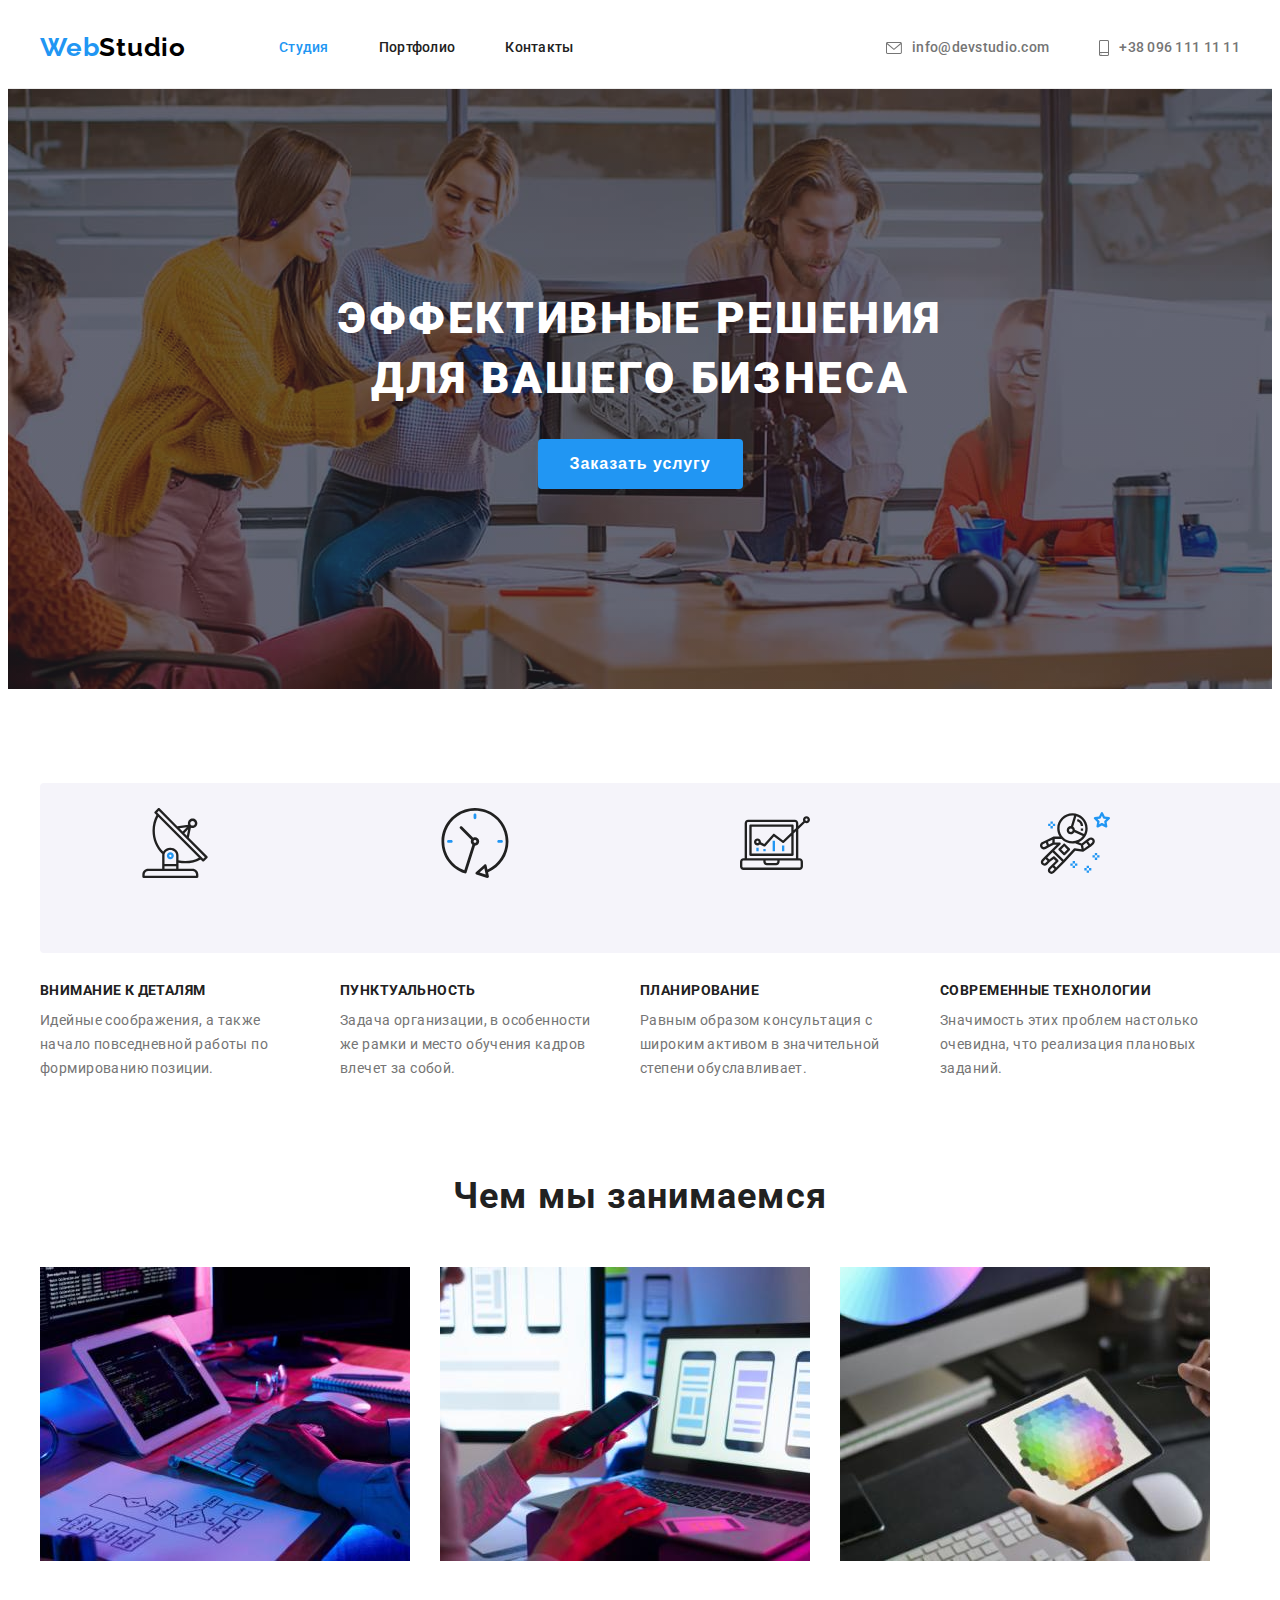
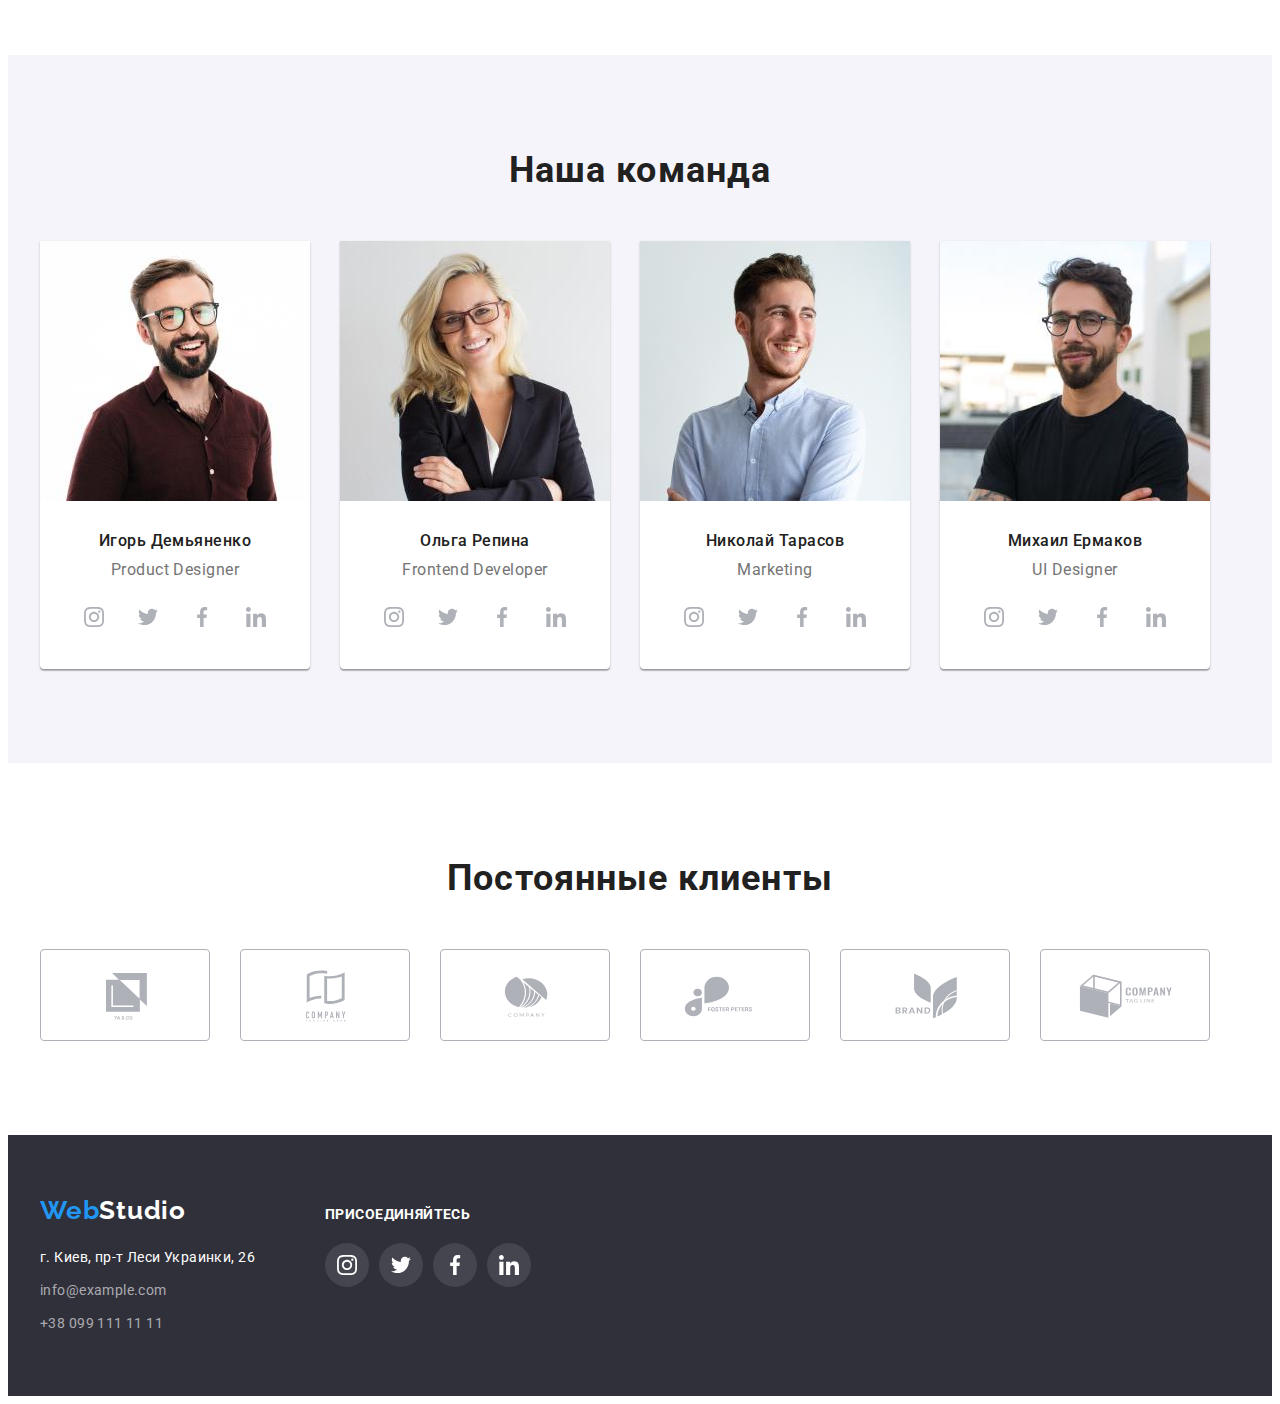
<file: index.html>
<!DOCTYPE html>
<html lang="ru">

<head>
    <meta charset="UTF-8">
    <meta http-equiv="X-UA-Compatible" content="IE=edge">
    <meta name="viewport" content="width=device-width, initial-scale=1.0">
    <title>Студия</title>
    <link rel="stylesheet" href="./css/reset.css">
    <link rel="stylesheet" href="./css/styles.css">
    <link rel="preconnect" href="https://fonts.googleapis.com">
    <link rel="preconnect" href="https://fonts.gstatic.com" crossorigin>
    <link href="https://fonts.googleapis.com/css2?family=Raleway:wght@700&family=Roboto:wght@400;500;700;900&display=swap"
        rel="stylesheet">
    <link rel="stylesheet" href="https://cdnjs.cloudflare.com/ajax/libs/modern-normalize/1.1.0/modern-normalize.min.css"
        integrity="sha512-wpPYUAdjBVSE4KJnH1VR1HeZfpl1ub8YT/NKx4PuQ5NmX2tKuGu6U/JRp5y+Y8XG2tV+wKQpNHVUX03MfMFn9Q=="
        crossorigin="anonymous" referrerpolicy="no-referrer" />
    <link rel="stylesheet" href="./css/reset.css">
    <link rel="stylesheet" href="./css/styles.css">
</head>

<body>
    <header class="header">
        <div class="container">
            <nav class="links">
                <a href="./index.html" class="logo">Web
                    <span class="logo-black">Studio</span>
                </a>
                <ul class="links-nav">
                    <li class="item"><a class="link-nav current" href="./index.html">Студия</a></li>
                    <li class="item"><a class="link-nav" href="./portfolio.html">Портфолио</a></li>
                    <li class="item"><a class="link-nav" href="#contacts">Контакты</a></li>
                </ul>
            </nav>
            <ul class="links-auth">
                <li class="item"><a class="link-auth" href="mailto:info@devstudio.com">
                    <svg class="auth-icon" width="16px" height="12px">
                        <use href="./images/icons.svg#icon-mail_icon"></use>
                    </svg>
                    info@devstudio.com</a></li>
                <li class="item"><a class="link-auth" href="tel:+380961111111">
                    <svg class="auth-icon" width="10px" height="16px">
                        <use href="./images/icons.svg#icon-tel_icon"></use>
                    </svg>
                    +38 096 111 11 11</a>
                </li>
            </ul>
        </div>
    </header>

    <main>
        
        <!--Hero-->
        
        <section class="hero">
            <div class="container hero-container">
                <h1 class="hero-title">Эффективные решения для вашего бизнеса</h1>
                <button type="button" class="btn">Заказать услугу</button>
            </div>
        </section>

        <!--Наши преимущества-->
        <section class="section">
            <div class="container">
                <h2 class="section-title visually-hidden">Наши преимущества</h2>
                <ul class="benefits">
                    <li class="item">
                        <div class="benefits-icons">
                            <svg class="benefits-icon">
                                <use href="./images/icons.svg#icon-antenna"></use>
                            </svg>
                        </div>
                        <h3 class="benefits-title">Внимание к деталям </h3>
                        <p class="benefits-text">Идейные соображения, а также начало повседневной работы по формированию
                            позиции.
                        </p>
                    </li>
                    <li class="item">
                        <div class="benefits-icons">
                            <svg class="benefits-icon">
                                <use href="./images/icons.svg#icon-clock"></use>
                            </svg>
                        </div>
                        <h3 class="benefits-title">Пунктуальность</h3>
                        <p class="benefits-text">Задача организации, в особенности же рамки и место обучения кадров влечет за
                            собой.
                        </p>
                    </li>
                    <li class="item">
                        <div class="benefits-icons">
                            <svg class="benefits-icon">
                                <use href="./images/icons.svg#icon-diagram"></use>
                            </svg>
                        </div>
                        <h3 class="benefits-title">Планирование</h3>
                        <p class="benefits-text">Равным образом консультация с широким активом в значительной степени
                            обуславливает.
                        </p>
                    </li>
                    <li class="item">
                        <div class="benefits-icons">
                            <svg class="benefits-icon">
                                <use href="./images/icons.svg#icon-astronaut"></use>
                            </svg>
                        </div>
                        <h3 class="benefits-title">Современные технологии</h3>
                        <p class="benefits-text">Значимость этих проблем настолько очевидна, что реализация плановых заданий.
                        </p>
                    </li>
                </ul>
            </div>
        </section>

        <!--Чем мы занимаемся-->
        <section class="section section-activity">
            <div class="container">
                <h2 class="section-title">Чем мы занимаемся</h2>
                <ul class="activity">
                    <li class="item">
                        <a href="">
                            <img class="no-gap" src="./images/box1.jpg" alt="человек работает на планшете с помощью клавиатуры" width="370"
                                height="294">
                        </a>
                    </li>
                    <li class="item">
                        <a href="">
                            <img class="no-gap" src="./images/box2.jpg" alt="человек работает с телефоном и ноутбуком" width="370"
                                height="294">
                        </a>
                    </li>
                    <li class="item">
                        <a href="">
                            <img class="no-gap" src="./images/box3.jpg" alt="человек работает с планшетом" width="370" height="294">
                        </a>
                    </li>
                </ul>
            </div>
        </section>

        <!--Наша команда-->
        <section class="section section-team">
            <div class="container">
                <h2 class="section-title">Наша команда</h2>
                <ul class="team">
                    <li class="item item-team">
                        <img class="no-gap" src="./images/team1.jpg" alt="фотография Дизайнера" width="270" height="260" />
                        <h3 class="team-title">Игорь Демьяненко</h3>
                        <p lang="en" class="team-position">Product Designer</p>
                        <ul class="team-social-links">
                            <li class="team-social-link">
                                <a class="social-link" href="" target="_blank">
                                    <svg class="social-icon">
                                        <use href="./images/icons.svg#icon-instagram"></use>
                                    </svg>
                                </a>
                            </li>
                            <li class="social-link">
                                <a class="social-link" href="" target="_blank">
                                    <svg class="social-icon">
                                        <use href="./images/icons.svg#icon-twitter"></use>
                                    </svg>
                                </a>
                            </li>
                            <li class="social-link">
                                <a class="social-link" href="" target="_blank">
                                    <svg class="social-icon">
                                        <use href="./images/icons.svg#icon-facebook"></use>
                                    </svg>
                                </a>
                            </li>
                            <li class="social-link">
                                <a class="social-link" href="" target="_blank">
                                    <svg class="social-icon">
                                        <use href="./images/icons.svg#icon-linkedin"></use>
                                    </svg>
                                </a>
                            </li>
                        </ul>
                    </li>
                    <li class="item item-team">
                        <img class="no-gap" src="./images/team2.jpg" alt="фотография разработчика" width="270" height="260" />
                        <h3 class="team-title">Ольга Репина</h3>
                        <p lang="en" class="team-position">Frontend Developer</p>
                        <ul class="team-social-links">
                            <li class="team-social-link">
                                <a class="social-link" href="" target="_blank">
                                    <svg class="social-icon">
                                        <use href="./images/icons.svg#icon-instagram"></use>
                                    </svg>
                                </a>
                            </li>
                            <li class="social-link">
                                <a class="social-link" href="" target="_blank">
                                    <svg class="social-icon">
                                        <use href="./images/icons.svg#icon-twitter"></use>
                                    </svg>
                                </a>
                            </li>
                            <li class="social-link">
                                <a class="social-link" href="" target="_blank">
                                    <svg class="social-icon">
                                        <use href="./images/icons.svg#icon-facebook"></use>
                                    </svg>
                                </a>
                            </li>
                            <li class="social-link">
                                <a class="social-link" href="" target="_blank">
                                    <svg class="social-icon">
                                        <use href="./images/icons.svg#icon-linkedin"></use>
                                    </svg>
                                </a>
                            </li>
                        </ul>
                    </li>
                    <li class="item item-team">
                        <img class="no-gap" src="./images/team3.jpg" alt="фотография маркетолога" width="270" height="260" />
                        <h3 class="team-title">Николай Тарасов</h3>
                        <p lang="en" class="team-position">Marketing</p>
                        <ul class="team-social-links">
                            <li class="team-social-link">
                                <a class="social-link" href="" target="_blank">
                                    <svg class="social-icon">
                                        <use href="./images/icons.svg#icon-instagram"></use>
                                    </svg>
                                </a>
                            </li>
                            <li class="social-link">
                                <a class="social-link" href="" target="_blank">
                                    <svg class="social-icon">
                                        <use href="./images/icons.svg#icon-twitter"></use>
                                    </svg>
                                </a>
                            </li>
                            <li class="social-link">
                                <a class="social-link" href="" target="_blank">
                                    <svg class="social-icon">
                                        <use href="./images/icons.svg#icon-facebook"></use>
                                    </svg>
                                </a>
                            </li>
                            <li class="social-link">
                                <a class="social-link" href="" target="_blank">
                                    <svg class="social-icon">
                                        <use href="./images/icons.svg#icon-linkedin"></use>
                                    </svg>
                                </a>
                            </li>
                        </ul>
                    </li>
                    <li class="item item-team">
                        <img class="no-gap" src="./images/team4.jpg" alt="фотография UI дизайнера" width="270" height="260" />
                        <h3 class="team-title">Михаил Ермаков</h3>
                        <p lang="en" class="team-position">UI Designer</p>
                        <ul class="team-social-links">
                            <li class="team-social-link">
                                <a class="social-link" href="" target="_blank">
                                    <svg class="social-icon">
                                        <use href="./images/icons.svg#icon-instagram"></use>
                                    </svg>
                                </a>
                            </li>
                            <li class="social-link">
                                <a class="social-link" href="" target="_blank">
                                    <svg class="social-icon">
                                        <use href="./images/icons.svg#icon-twitter"></use>
                                    </svg>
                                </a>
                            </li>
                            <li class="social-link">
                                <a class="social-link" href="" target="_blank">
                                    <svg class="social-icon">
                                        <use href="./images/icons.svg#icon-facebook"></use>
                                    </svg>
                                </a>
                            </li>
                            <li class="social-link">
                                <a class="social-link" href="" target="_blank">
                                    <svg class="social-icon">
                                        <use href="./images/icons.svg#icon-linkedin"></use>
                                    </svg>
                                </a>
                            </li>
                        </ul>
                    </li>
                </ul>
            </div>
        </section>

        <!-- Клиенты -->
        <section class="section">
            <div class="container">
                <h2 class="section-title">Постоянные клиенты</h2>
                <ul class="clients">
                    <li class="clients-item">
                        <a class="client-company" href="" target="_blank">
                            <svg class="company-icon" width="41px" height="47px">
                                <use href="./images/icons.svg#icon-company1"></use>
                            </svg>
                        </a>
                    </li>
                    <li class="clients-item">
                        <a class="client-company" href="" target="_blank">
                            <svg class="company-icon" width="40px" height="52px">
                                <use href="./images/icons.svg#icon-company2"></use>
                            </svg>
                        </a>
                    </li>
                    <li class="clients-item">
                        <a class="client-company" href="" target="_blank">
                            <svg class="company-icon" width="44px" height="41px">
                                <use href="./images/icons.svg#icon-company3"></use>
                            </svg>
                        </a>
                    </li>
                    <li class="clients-item">
                        <a class="client-company" href="" target="_blank">
                            <svg class="company-icon" width="85px" height="41px">
                                <use href="./images/icons.svg#icon-company4"></use>
                            </svg>
                        </a>
                    </li>
                    <li class="clients-item">
                        <a class="client-company" href="" target="_blank">
                            <svg class="company-icon" width="63px" height="46px">
                                <use href="./images/icons.svg#icon-company5"></use>
                            </svg>
                        </a>
                    </li>
                    <li class="clients-item">
                        <a class="client-company" href="" target="_blank">
                            <svg class="company-icon" width="94px" height="44px">
                                <use href="./images/icons.svg#icon-company6"></use>
                            </svg>
                        </a>
                    </li>
                </ul>
            </div>
        </section>
    </main>

    <footer class="footer">
        <div class="container">
            <div class="logo-block">
                <a href="./index.html" class="logo logo-footer">Web
                    <span class="logo-white">Studio</span>
                </a>
                <address class="address" id="contacts">
                    <ul class="address-list">
                        <li class="item">
                            <a href="https://www.google.com/maps/place/%D0%B1%D1%83%D0%BB%D1%8C%D0%B2%D0%B0%D1%80+%D0%9B%D0%B5%D1%81%D1%96+%D0%A3%D0%BA%D1%80%D0%B0%D1%97%D0%BD%D0%BA%D0%B8,+26,+%D0%9A%D0%B8%D1%97%D0%B2,+02000/@50.4265807,30.5361971,17z/data=!3m1!4b1!4m9!1m2!2m1!1z0LMuINCa0LjQtdCyLCDQv9GALdGCINCb0LXRgdC4INCj0LrRgNCw0LjQvdC60LgsIDI2!3m5!1s0x40d4cf0e033ecbe9:0x57a4dffefec77da0!8m2!3d50.4265807!4d30.5383858!15sCjPQsy4g0JrQuNC10LIsINC_0YAt0YIg0JvQtdGB0Lgg0KPQutGA0LDQuNC90LrQuCwgMjaSARFjb21wb3VuZF9idWlsZGluZw"
                                target="_blank" rel="noreferrer noopener" class="address-link map">
                                г. Киев, пр-т Леси Украинки, 26
                            </a>
                        </li>
                        <li class="item">
                            <a class="address-link" href="mailto:info@example.com">info@example.com</a>
                        </li>
                        <li class="item">
                            <a class="address-link" href="tel:+380991111111">+38 099 111 11 11</a>
                        </li>
                    </ul>
                </address>
            </div>
            <div class="social-links-block">
                <h2 class="footer-title">присоединяйтесь</h2>
                <ul class="footer-social-links">
                    <li class="footer-social-link">
                        <a class="social-link" href="" target="_blank">
                            <svg class="social-icon">
                                <use href="./images/icons.svg#icon-instagram"></use>
                            </svg>
                        </a>
                    </li>
                    <li class="footer-social-link">
                        <a class="social-link" href="" target="_blank">
                            <svg class="social-icon">
                                <use href="./images/icons.svg#icon-twitter"></use>
                            </svg>
                        </a>
                    </li>
                    <li class="footer-social-link">
                        <a class="social-link" href="" target="_blank">
                            <svg class="social-icon">
                                <use href="./images/icons.svg#icon-facebook"></use>
                            </svg>
                        </a>
                    </li>
                    <li class="footer-social-link">
                        <a class="social-link" href="" target="_blank">
                            <svg class="social-icon">
                                <use href="./images/icons.svg#icon-linkedin"></use>
                            </svg>
                        </a>
                    </li>
                </ul>
            </div>
        </div>
    </footer>
</body>

</html>
</file>
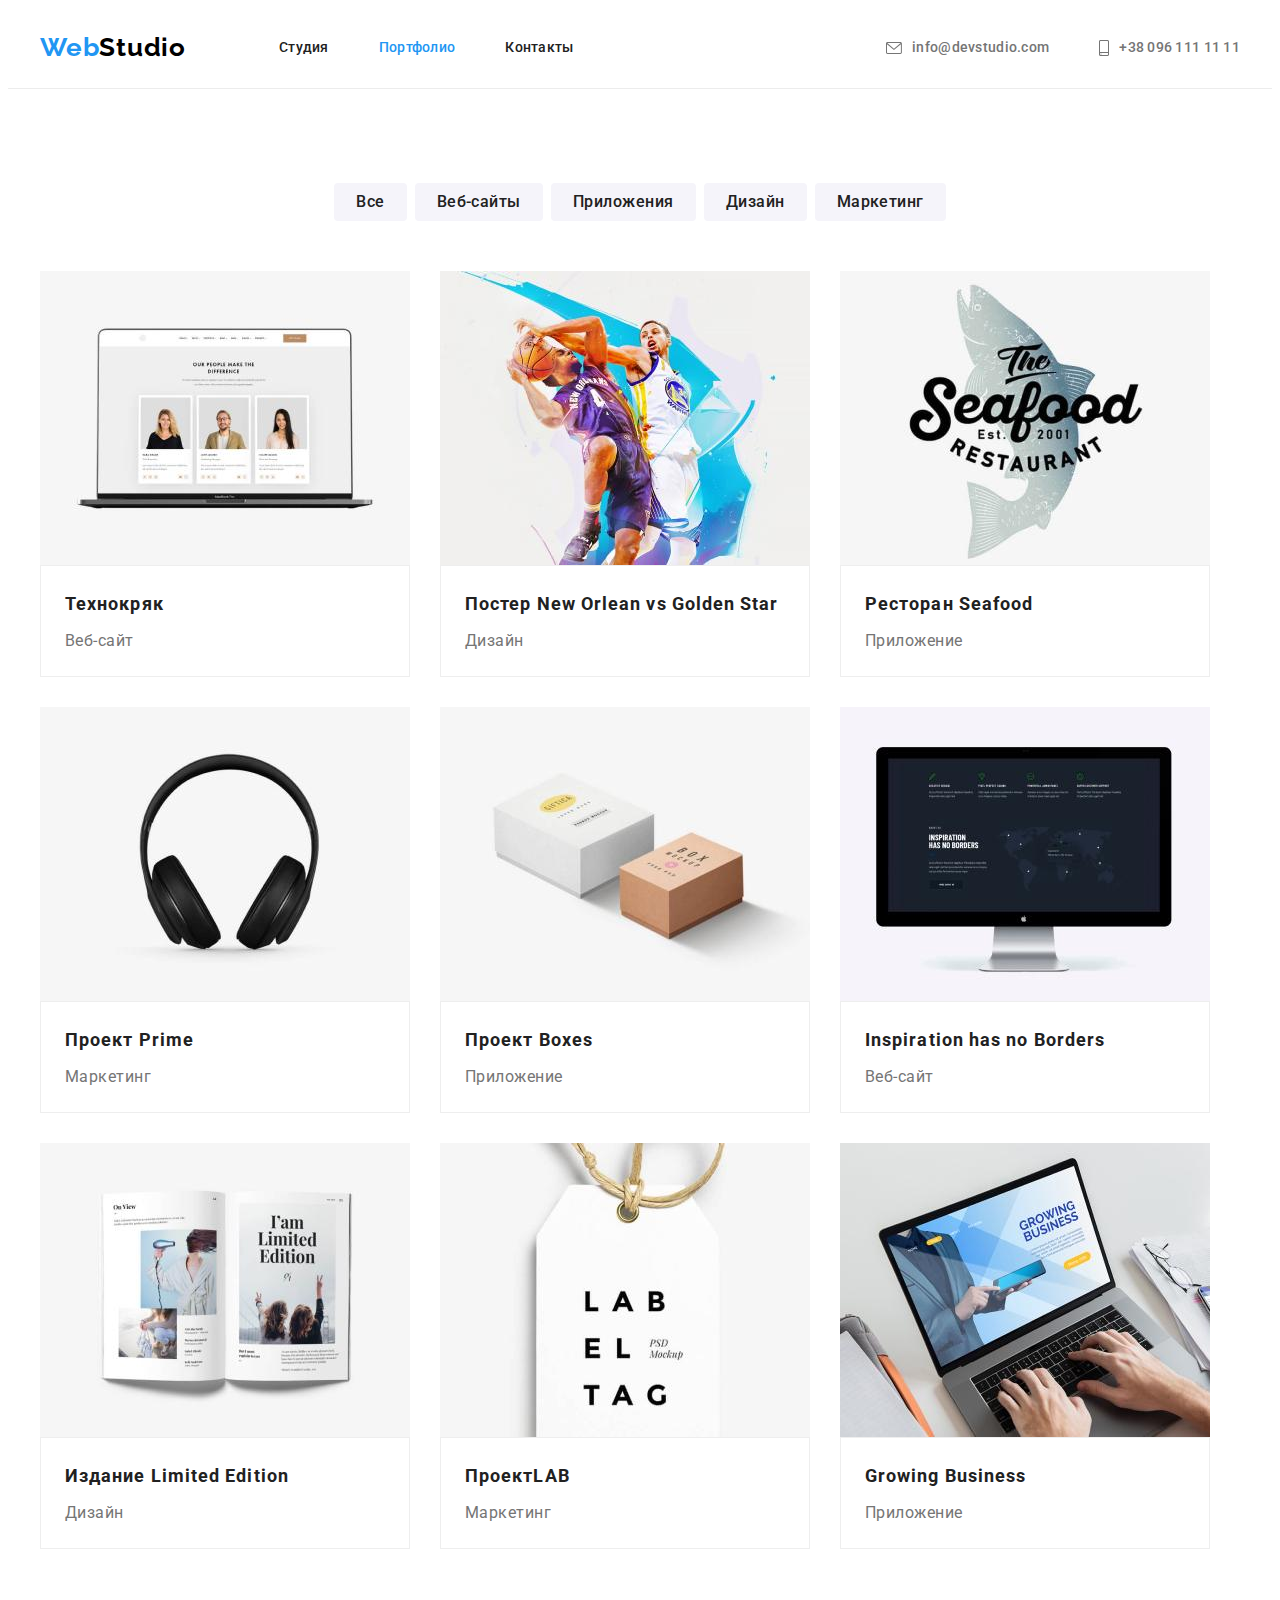
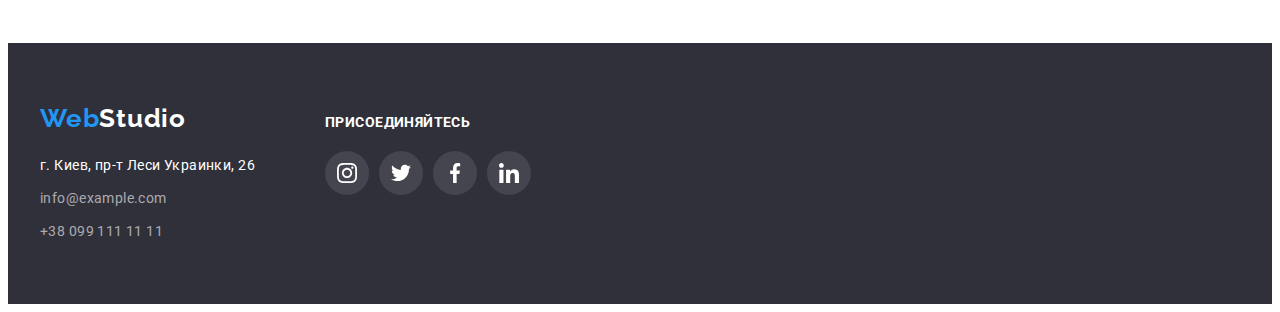
<file: portfolio.html>
<!DOCTYPE html>
<html lang="ru">

<head>
    <meta charset="UTF-8">
    <meta http-equiv="X-UA-Compatible" content="IE=edge">
    <meta name="viewport" content="width=device-width, initial-scale=1.0">
    <title>Портфолио</title>
    <link rel="stylesheet" href="./css/reset.css">
    <link rel="stylesheet" href="./css/styles.css">
    <link rel="preconnect" href="https://fonts.googleapis.com">
    <link rel="preconnect" href="https://fonts.gstatic.com" crossorigin>
    <link href="https://fonts.googleapis.com/css2?family=Raleway:wght@700&family=Roboto:wght@400;500;700;900&display=swap"
        rel="stylesheet">
    <link rel="stylesheet" href="https://cdnjs.cloudflare.com/ajax/libs/modern-normalize/1.1.0/modern-normalize.min.css"
        integrity="sha512-wpPYUAdjBVSE4KJnH1VR1HeZfpl1ub8YT/NKx4PuQ5NmX2tKuGu6U/JRp5y+Y8XG2tV+wKQpNHVUX03MfMFn9Q=="
        crossorigin="anonymous" referrerpolicy="no-referrer" />
    <link rel="stylesheet" href="./css/reset.css">
    <link rel="stylesheet" href="./css/styles.css">
</head>

<body>  
    <header class="header">
        <div class="container">
            <nav class="links">
                <a href="./index.html" class="logo">Web
                    <span class="logo-black">Studio</span>
                </a>
                <ul class="links-nav">
                    <li class="item"><a class="link-nav" href="./index.html">Студия</a></li>
                    <li class="item"><a class="link-nav current" href="./portfolio.html">Портфолио</a></li>
                    <li class="item"><a class="link-nav" href="#contacts">Контакты</a></li>
                </ul>
            </nav>
            <ul class="links-auth">
                <li class="item"><a class="link-auth" href="mailto:info@devstudio.com">
                        <svg class="auth-icon" width="16px" height="12px">
                            <use href="./images/icons.svg#icon-mail_icon"></use>
                        </svg>
                        info@devstudio.com</a></li>
                <li class="item"><a class="link-auth" href="tel:+380961111111">
                        <svg class="auth-icon" width="10px" height="16px">
                            <use href="./images/icons.svg#icon-tel_icon"></use>
                        </svg>
                        +38 096 111 11 11</a>
                    </li>
            </ul>
        </div>
    </header>

    <main>
        <h1 class="section-title visually-hidden">Портфолио</h1>
            <!--Фильтр работ-->
        <section class="section">
            <div class="container">
                <h2 class="section-title visually-hidden">Фильтр работ</h2>
                <ul class="portfolio-filter">
                    <li class="item">
                        <button type="button" class="filter-button">
                            Все
                        </button>
                    </li>
                    <li class="item">
                        <button type="button" class="filter-button">
                            Веб-сайты
                        </button>
                    </li>
                    <li class="item">
                        <button type="button" class="filter-button">
                            Приложения
                        </button>
                    </li>
                    <li class="item">
                        <button type="button" class="filter-button">
                            Дизайн
                        </button>
                    </li>
                    <li class="item">
                        <button type="button" class="filter-button">
                            Маркетинг
                        </button>
                    </li>
                </ul>
                
                <!--Примеры работ-->
                <h2 class="section-title visually-hidden">Примеры работ</h2>
                    <ul class="work-example">
                        <li class="item">
                            <a href=""><img class="no-gap" src="./images/project_1.jpg" alt="Изображение ноутбука с открытым веб-сайтом" width="370"
                                    height="294">
                                <div class="work-example-text">
                                    <h3 class="examples-title">Технокряк</h3>
                                    <p class="examples-type">Веб-сайт</p>
                                </div>
                            </a>
                        </li>
                        <li class="item">
                            <a href=""><img class="no-gap" src="./images/project_2.jpg" alt="Изображение баскетбольных игроков в прыжке" width="370"
                                    height="294">
                                <div class="work-example-text">
                                    <h3 class="examples-title">Постер <span lang="en">New Orlean vs Golden Star</span></h3>
                                    <p class="examples-type">Дизайн</p>
                                </div>
                            </a>
                        </li>
                        <li class="item">
                            <a href=""><img class="no-gap" src="./images/project_3.jpg" alt="Изображение логотипа ресторана" width="370" height="294">
                                <div class="work-example-text">
                                    <h3 class="examples-title">Ресторан <span lang="en">Seafood</span></h3>
                                    <p class="examples-type">Приложение</p>
                                </div>
                            </a>
                        </li>
                        <li class="item">
                            <a href=""><img class="no-gap" src="./images/project_4.jpg" alt="Изображение наушников" width="370" height="294">
                                <div class="work-example-text">
                                    <h3 class="examples-title">Проект <span lang="en">Prime</span></h3>
                                    <p class="examples-type">Маркетинг</p>
                                </div>
                            </a>
                        </li>
                        <li class="item">
                            <a href=""><img class="no-gap" src="./images/project_5.jpg" alt="Изображение двух коробок" width="370" height="294">
                                <div class="work-example-text">
                                    <h3 class="examples-title">Проект <span lang="en">Boxes</span></h3>
                                    <p class="examples-type">Приложение</p>
                                </div>
                            </a>
                        </li>
                        <li class="item">
                            <a href=""><img class="no-gap" src="./images/project_6.jpg" alt="Изображение моноблока с открытым веб-сайтом" width="370"
                                    height="294">
                                <div class="work-example-text">
                                    <h3 class="examples-title"><span lang="en">Inspiration has no Borders</span></h3>
                                    <p class="examples-type">Веб-сайт</p>
                                </div>
                            </a>
                        </li>
                        <li class="item">
                            <a href=""><img class="no-gap" src="./images/project_7.jpg" alt="Изображение розворота журнала" width="370" height="294">
                                <div class="work-example-text">
                                    <h3 class="examples-title">Издание <span lang="en">Limited Edition</span></h3>
                                    <p class="examples-type">Дизайн</p>
                                </div>
                            </a>
                        </li>
                        <li class="item">
                            <a href=""><img class="no-gap" src="./images/project_8.jpg" alt="Изображение бирки с названием компании" width="370"
                                    height="294">
                                <div class="work-example-text">
                                    <h3 class="examples-title">Проект<span lang="en">LAB</span></h3>
                                    <p class="examples-type">Маркетинг</p>
                                </div>
                            </a>
                        </li>
                        <li class="item">
                            <a href=""><img class="no-gap" src="./images/project_9.jpg" alt="Изображение ноутбука на котором работает человек в приложении"
                                    width="370" height="294">
                                <div class="work-example-text">
                                    <h3 class="examples-title"><span lang="en">Growing Business</span></h3>
                                    <p class="examples-type">Приложение</p>
                                </div>
                            </a>
                        </li>
                    </ul>
            </div>
        </section>
    </main>

    <footer class="footer">
        <div class="container">
            <div class="logo-block">
                <a href="./index.html" class="logo logo-footer">Web
                    <span class="logo-white">Studio</span>
                </a>
                <address class="address" id="contacts">
                    <ul class="address-list">
                        <li class="item">
                            <a href="https://www.google.com/maps/place/%D0%B1%D1%83%D0%BB%D1%8C%D0%B2%D0%B0%D1%80+%D0%9B%D0%B5%D1%81%D1%96+%D0%A3%D0%BA%D1%80%D0%B0%D1%97%D0%BD%D0%BA%D0%B8,+26,+%D0%9A%D0%B8%D1%97%D0%B2,+02000/@50.4265807,30.5361971,17z/data=!3m1!4b1!4m9!1m2!2m1!1z0LMuINCa0LjQtdCyLCDQv9GALdGCINCb0LXRgdC4INCj0LrRgNCw0LjQvdC60LgsIDI2!3m5!1s0x40d4cf0e033ecbe9:0x57a4dffefec77da0!8m2!3d50.4265807!4d30.5383858!15sCjPQsy4g0JrQuNC10LIsINC_0YAt0YIg0JvQtdGB0Lgg0KPQutGA0LDQuNC90LrQuCwgMjaSARFjb21wb3VuZF9idWlsZGluZw"
                                target="_blank" rel="noreferrer noopener" class="address-link map">
                                г. Киев, пр-т Леси Украинки, 26
                            </a>
                        </li>
                        <li class="item">
                            <a class="address-link" href="mailto:info@example.com">info@example.com</a>
                        </li>
                        <li class="item">
                            <a class="address-link" href="tel:+380991111111">+38 099 111 11 11</a>
                        </li>
                    </ul>
                </address>
            </div>
            <div class="social-links-block">
                <h2 class="footer-title">присоединяйтесь</h2>
                <ul class="footer-social-links">
                    <li class="footer-social-link">
                        <a class="social-link" href="" target="_blank">
                            <svg class="social-icon">
                                <use href="./images/icons.svg#icon-instagram"></use>
                            </svg>
                        </a>
                    </li>
                    <li class="footer-social-link">
                        <a class="social-link" href="" target="_blank">
                            <svg class="social-icon">
                                <use href="./images/icons.svg#icon-twitter"></use>
                            </svg>
                        </a>
                    </li>
                    <li class="footer-social-link">
                        <a class="social-link" href="" target="_blank">
                            <svg class="social-icon">
                                <use href="./images/icons.svg#icon-facebook"></use>
                            </svg>
                        </a>
                    </li>
                    <li class="footer-social-link">
                        <a class="social-link" href="" target="_blank">
                            <svg class="social-icon">
                                <use href="./images/icons.svg#icon-linkedin"></use>
                            </svg>
                        </a>
                    </li>
                </ul>
            </div>
        </div>
    </footer>

</body>

</html>
</file>
<file: css/styles.css>
:root {
  --main-color: #212121;
  --second-color: #757575;
  --mark-color: #2196f3;
  --basic-background-color: #ffffff;
  --second-background-color: #2f303a;
  --third-background-color: #f5f4fa;
}

body {
  background-color: var(--basic-background-color);
  font-family: 'Roboto', sans-serif;
  font-style: normal;
  font-weight: normal;
  color: var(--main-color);
}

.section {
  padding: 94px 0;
}

.container {
  margin-left: auto;
  margin-right: auto;
  width: 1200px;
  padding: 0 15px;
}

.section-title {
  margin-top: 0;
  margin-right: auto;
  margin-left: auto;
  margin-bottom: 50px;
  text-align: center;
  font-weight: bold;
  font-size: 36px;
  line-height: 1.17;
  letter-spacing: 0.03em;
}

.no-gap {
  display: block;
}

.visually-hidden {
  position: absolute;
  width: 1px;
  height: 1px;
  margin: -1px;
  border: 0;
  padding: 0;
  clip: rect(0 0 0 0);
  overflow: hidden;
}

/*-----------------------header-----------------------------*/

.header {
  border-bottom: 1px solid #ececec;
}

.header .container {
  display: flex;
}

.logo {
  display: flex;
  margin-right: 93px;
  padding-top: 24px;
  padding-bottom: 25px;
  font-family: 'Raleway', sans-serif;
  font-style: normal;
  font-weight: bold;
  font-size: 26px;
  line-height: 1.19;
  letter-spacing: 0.03em;
  color: var(--mark-color);
}

.logo > .logo-black {
  color: #000;
}
.logo > .logo-white {
  color: #ffffff;
}
.links {
  display: flex;
  align-items: center;
}
.links-nav,
.links-auth {
  display: flex;
  padding: 0;
  font-weight: 500;
  font-size: 14px;
  line-height: 1.14;
  letter-spacing: 0.02em;
  color: inherit;
}

.links-auth {
  margin-left: auto;
  align-items: center;
}

.link-nav {
  color: var(--main-color);
}

.link-auth {
  display: flex;
  color: var(--second-color);
  align-items: center;
}

.auth-icon {
  fill: var(--second-color);
  margin-right: 10px;
}

.auth-icon {
  fill: currentColor;
}

.links-nav :hover,
.links-nav :focus,
.links-auth :hover,
.links-auth :focus {
  color: var(--mark-color);
  fill: var(--mark-color);
}

.links-nav .item + .item {
  margin-left: 50px;
}

.links-auth .item + .item {
  margin-left: 50px;
}

.current {
  color: var(--mark-color);
}

/*-----------------------main-----------------------------*/

/*-----------------------hero-----------------------------*/

.hero {
  max-width: 1600px;
  min-height: 600px;
  margin-right: auto;
  margin-left: auto;
  text-align: center;
  background-image: linear-gradient(
      to right,
      rgba(47, 48, 58, 0.4),
      rgba(47, 48, 58, 0.4)
    ),
    url(../images/bg_hero.jpg);
  background-color: var(--second-background-color);
  background-size: cover;
  background-repeat: no-repeat;
  background-position: center;
}

.hero-container {
  display: block;
  padding-top: 200px;
  padding-bottom: 200px;
}

.hero-title {
  width: 696px;
  margin: 0 auto 30px auto;
  font-family: Roboto;
  font-style: normal;
  font-weight: 900;
  font-size: 44px;
  line-height: 1.36;
  letter-spacing: 0.06em;
  text-transform: uppercase;
  color: #ffffff;
}

.btn {
  background-color: var(--mark-color);
  border-radius: 4px;
  padding: 10px 32px;
  min-width: 200px;
  font-weight: bold;
  font-size: 16px;
  line-height: 1.87;
  letter-spacing: 0.06em;
  color: #ffffff;
  cursor: pointer;
}

.btn:hover,
.btn:focus {
  background-color: #188ce8;
}

/*-----------------------benefits-----------------------------*/

.benefits {
  display: flex;
}

.benefits .item {
  width: 270px;
}

.benefits-icons {
  width: 270px;
  height: 120px;
  margin-bottom: 30px;
  background: var(--third-background-color);
  border-radius: 4px;
  padding: 25px 100px;
}

.benefits-icon {
  width: 70px;
  height: 70px;
}

.benefits .item + .item {
  margin-left: 30px;
}

.benefits-title {
  margin-bottom: 10px;
  font-weight: bold;
  font-size: 14px;
  line-height: 1.14;
  letter-spacing: 0.03em;
  text-transform: uppercase;
}

.benefits-text {
  font-size: 14px;
  line-height: 1.71;
  letter-spacing: 0.03em;
  color: var(--second-color);
}

/*-----------------------activity-----------------------------*/

.section-activity {
  padding-top: 0;
}

.activity {
  display: flex;
}

.activity .item + .item {
  margin-left: 30px;
}

/*-----------------------team-----------------------------*/

.section-team {
  background-color: var(--third-background-color);
}

.team {
  display: flex;
}

.team .item-team {
  background-color: var(--basic-background-color);
  border-radius: 0px 0px 4px 4px;
  box-shadow: 0px 1px 3px rgba(0, 0, 0, 0.12), 0px 1px 1px rgba(0, 0, 0, 0.14),
    0px 2px 1px rgba(0, 0, 0, 0.2);
}

.team .item-team + .item-team {
  margin-left: 30px;
}

.team-title {
  margin-top: 30px;
  margin-bottom: 10px;
  font-weight: 500;
  font-size: 16px;
  text-align: center;
  line-height: 1.19;
  letter-spacing: 0.03em;
}

.team-position {
  margin-bottom: 16px;
  font-weight: normal;
  font-size: 16px;
  text-align: center;
  line-height: 1.19;
  letter-spacing: 0.03em;
  color: var(--second-color);
}

.team-social-links {
  display: flex;
  justify-content: space-between;
  margin: 0 32px 30px 32px;
}

.social-link {
  display: flex;
  width: 44px;
  height: 44px;
  justify-content: center;
  align-items: center;
  border-radius: 50%;
}

.social-icon {
  width: 20px;
  height: 20px;
  fill: #afb1b8;
}

.social-link:hover,
.social-link:focus {
  background-color: var(--mark-color);
}

.social-link:hover .social-icon,
.social-link:focus .social-icon {
  fill: var(--basic-background-color);
}

/*-----------------------clients-----------------------------*/

.clients {
  display: flex;
}

.clients .clients-item + .clients-item {
  margin-left: 30px;
}

.clients-item {
  width: 170px;
  height: 92px;
  border: 1px solid #afb1b8;
  box-sizing: border-box;
  border-radius: 4px;
  padding: 16px 32px;
}

.client-company {
  display: flex;
  width: 106px;
  height: 60px;
  align-items: center;
  justify-content: center;
}

.company-icon {
  fill: #afb1b8;
}

.clients-item:hover,
.clients-item:focus {
  border: 1px solid var(--mark-color);
}

.clients-item:hover .client-company .company-icon,
.clients-item:focus .client-compan .company-icon {
  fill: var(--mark-color);
}

/*-----------------------footer-----------------------------*/

.footer {
  background-color: var(--second-background-color);
}

.footer .container {
  display: flex;
}

.container .logo-block {
  padding-top: 60px;
  padding-bottom: 60px;
  margin-right: 70px;
}

.logo-footer {
  padding: 0;
  margin-right: 0;
  margin-bottom: 20px;
}

.address-list .item + .item {
  margin-top: 9px;
}

.address-link {
  font-style: normal;
  font-weight: normal;
  font-size: 14px;
  line-height: 1.71;
  letter-spacing: 0.03em;
  color: rgba(255, 255, 255, 0.6);
}

.address-link.map {
  color: #ffffff;
}

.address-link:hover,
.address-link:focus {
  color: var(--mark-color);
}

.social-links-block {
  padding-top: 72px;
  padding-bottom: 100px;
}

.footer-title {
  margin-bottom: 20px;
  font-weight: bold;
  font-size: 14px;
  line-height: 1.14;
  letter-spacing: 0.03em;
  text-transform: uppercase;
  color: #ffffff;
}

.footer-social-links {
  display: flex;
  width: 206px;
  height: 44px;
  justify-content: space-between;
}

.footer-social-link .social-link {
  display: flex;
  width: 44px;
  height: 44px;
  justify-content: center;
  align-items: center;
  background-color: rgba(255, 255, 255, 0.1);
  border-radius: 50%;
}

.footer-social-link .social-link .social-icon {
  width: 20px;
  height: 20px;
  fill: #ffffff;
}

.social-link:hover,
.social-link:focus {
  background-color: var(--mark-color);
}

/*-----------------------portfolio-----------------------------*/

/*-----------------------filter-----------------------------*/
.portfolio-filter {
  display: flex;
  margin-bottom: 50px;
  justify-content: center;
}

.portfolio-filter .item + .item {
  margin-left: 8px;
}

.filter-button {
  padding: 6px 22px;
  border-radius: 4px;
  font-family: Roboto;
  font-style: normal;
  font-weight: 500;
  font-size: 16px;
  line-height: 1.63;
  text-align: center;
  letter-spacing: 0.03em;
  color: var(--main-color);
  background-color: #f5f4fa;
}

.filter-button:hover,
.filter-button:focus {
  background-color: var(--mark-color);
  color: #ffffff;
  box-shadow: 0px 3px 1px rgba(0, 0, 0, 0.1), 0px 1px 2px rgba(0, 0, 0, 0.08),
    0px 2px 2px rgba(0, 0, 0, 0.12);
}

/*-----------------------work's examples-----------------------------*/
.work-example {
  display: flex;
  flex-wrap: wrap;
}

.work-example .item {
  width: 370px;
  margin-right: 30px;
  margin-bottom: 30px;
}

.work-example .item:hover,
.work-example .item:focus {
  box-shadow: 0px 1px 1px rgba(0, 0, 0, 0.12), 0px 4px 4px rgba(0, 0, 0, 0.06),
    1px 4px 6px rgba(0, 0, 0, 0.16);
}

.work-example-text {
  border: 1px solid #eeeeee;
}

.work-example .item:nth-child(3n) {
  margin-right: 0;
}

.work-example .item:nth-last-child(-n + 3) {
  margin-bottom: 0;
}

.examples-title {
  margin-top: 20px;
  margin-right: 24px;
  margin-bottom: 4px;
  margin-left: 24px;
  font-weight: bold;
  font-size: 18px;
  line-height: 2;
  letter-spacing: 0.06em;
  color: var(--main-color);
}

.examples-type {
  margin-right: 24px;
  margin-bottom: 20px;
  margin-left: 24px;
  font-weight: normal;
  font-size: 16px;
  line-height: 1.88;
  letter-spacing: 0.03em;
  color: var(--second-color);
}
</file>
